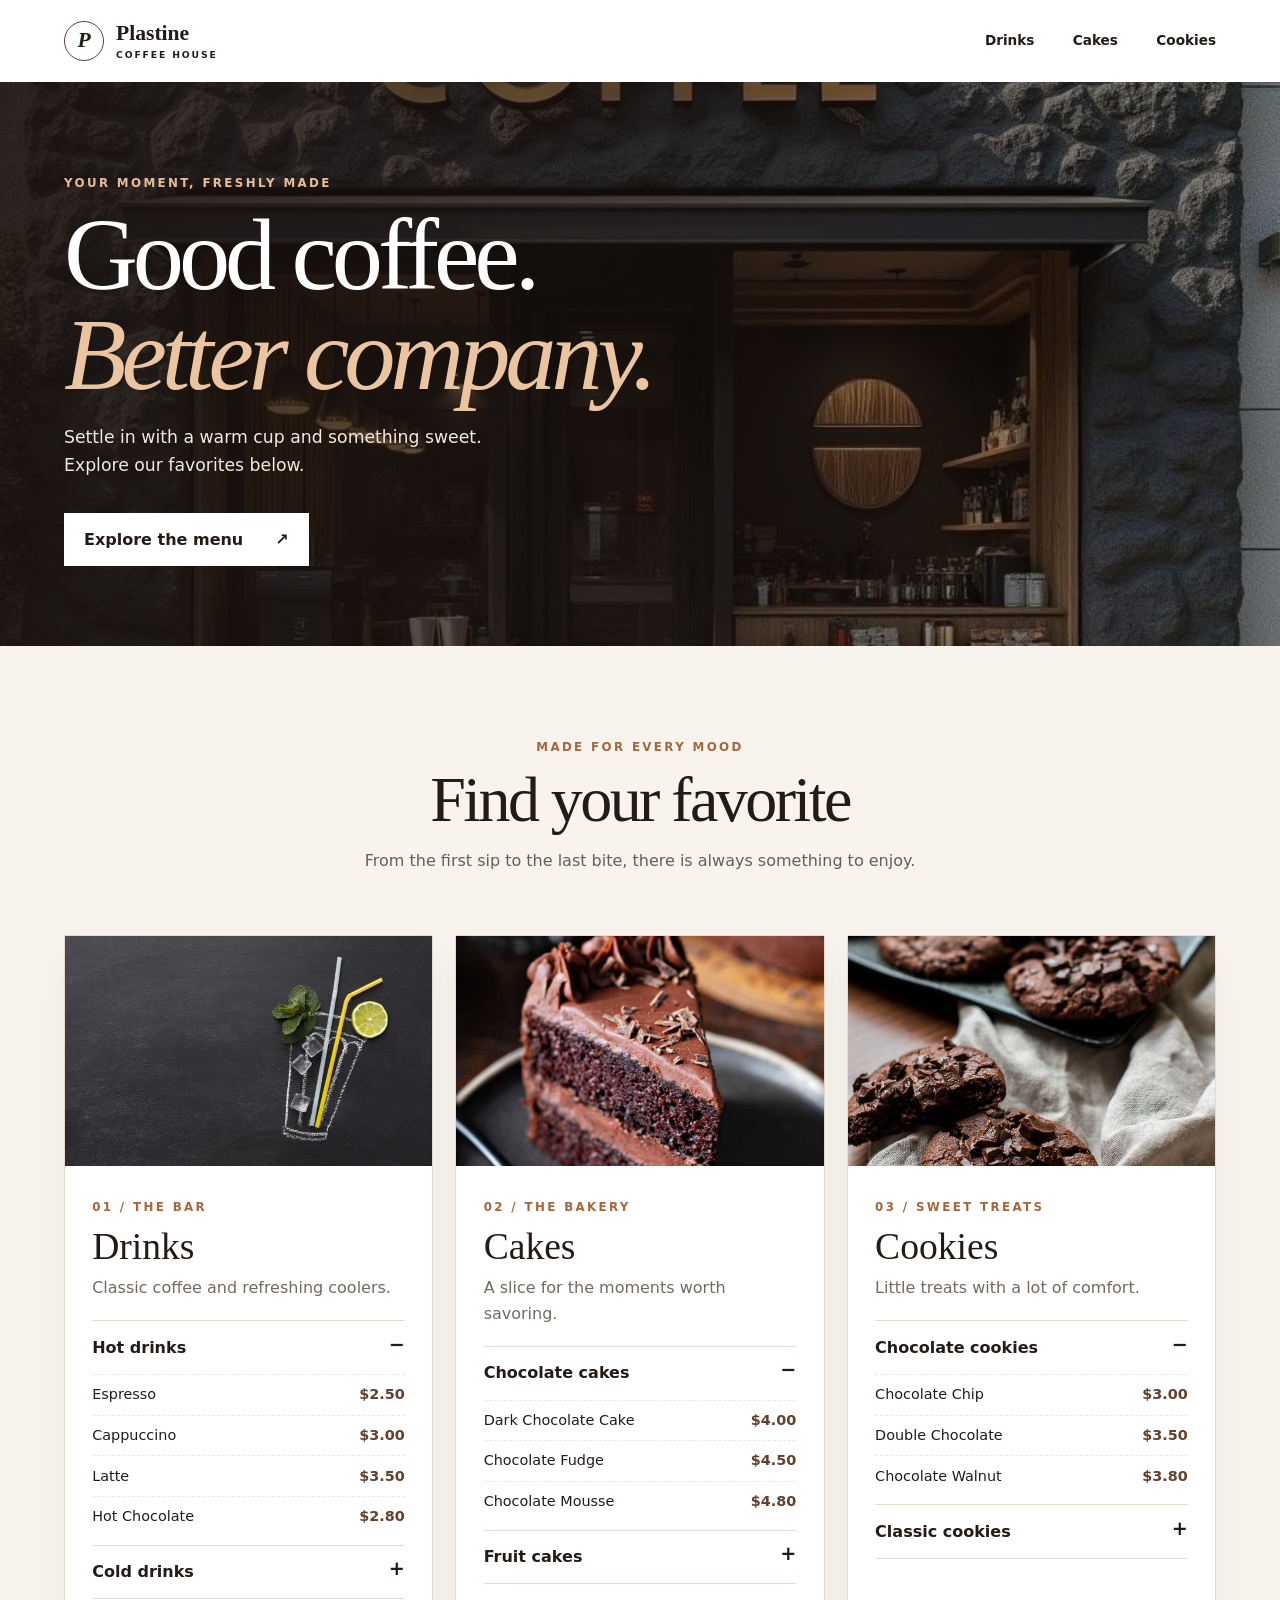
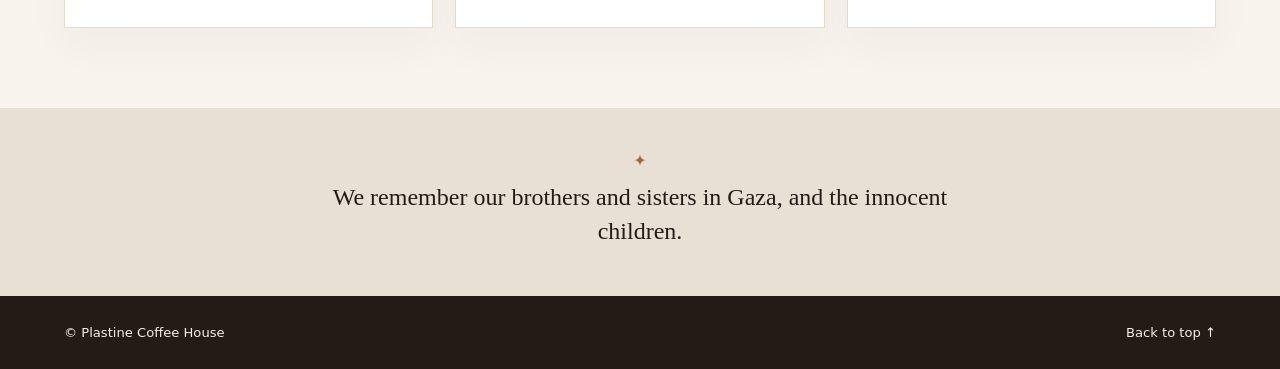
<file: index.html>
<!doctype html>
<html lang="en">
<head>
  <meta charset="utf-8"><meta name="viewport" content="width=device-width, initial-scale=1">
  <meta name="theme-color" content="#241b17">
  <meta name="description" content="Explore coffee, cakes and cookies at Plastine Coffee House.">
  <title>Menu | Plastine Coffee House</title><link rel="stylesheet" href="CSS.css">
</head>
<body>
  <a class="skip-link" href="#menu">Skip to menu</a>
  <header class="site-header">
    <a class="brand" href="#top"><span class="brand-mark" aria-hidden="true">P</span><span>Plastine <small>COFFEE HOUSE</small></span></a>
    <nav aria-label="Menu categories"><a href="#drinks">Drinks</a><a href="#cakes">Cakes</a><a href="#cookies">Cookies</a></nav>
  </header>
  <main id="top">
    <section class="hero" aria-labelledby="hero-title">
      <div class="hero-copy"><p class="eyebrow">Your moment, freshly made</p><h1 id="hero-title">Good coffee.<br><em>Better company.</em></h1><p>Settle in with a warm cup and something sweet. Explore our favorites below.</p><a class="button" href="#menu">Explore the menu <span aria-hidden="true">↗</span></a></div>
    </section>
    <div class="intro" id="menu"><p class="eyebrow">Made for every mood</p><h2>Find your favorite</h2><p>From the first sip to the last bite, there is always something to enjoy.</p></div>
    <div class="menu-grid">
      <section class="menu-card" id="drinks" aria-labelledby="drinks-title"><img src="2.jpg" alt="Coffee drinks" loading="lazy"><div class="menu-card-content"><span class="card-number">01 / THE BAR</span><h3 id="drinks-title">Drinks</h3><p>Classic coffee and refreshing coolers.</p><details open><summary>Hot drinks</summary><ul><li><span>Espresso</span><span>$2.50</span></li><li><span>Cappuccino</span><span>$3.00</span></li><li><span>Latte</span><span>$3.50</span></li><li><span>Hot Chocolate</span><span>$2.80</span></li></ul></details><details><summary>Cold drinks</summary><ul><li><span>Iced Coffee</span><span>$3.00</span></li><li><span>Lemon Iced Tea</span><span>$2.50</span></li><li><span>Mango Smoothie</span><span>$3.80</span></li><li><span>Cold Brew</span><span>$3.20</span></li></ul></details></div></section>
      <section class="menu-card" id="cakes" aria-labelledby="cakes-title"><img src="3.jpg" alt="Fresh cake" loading="lazy"><div class="menu-card-content"><span class="card-number">02 / THE BAKERY</span><h3 id="cakes-title">Cakes</h3><p>A slice for the moments worth savoring.</p><details open><summary>Chocolate cakes</summary><ul><li><span>Dark Chocolate Cake</span><span>$4.00</span></li><li><span>Chocolate Fudge</span><span>$4.50</span></li><li><span>Chocolate Mousse</span><span>$4.80</span></li></ul></details><details><summary>Fruit cakes</summary><ul><li><span>Strawberry Cake</span><span>$4.20</span></li><li><span>Mango Cake</span><span>$4.30</span></li><li><span>Mixed Fruit Tart</span><span>$4.50</span></li></ul></details></div></section>
      <section class="menu-card" id="cookies" aria-labelledby="cookies-title"><img src="4.jpg" alt="Freshly baked cookies" loading="lazy"><div class="menu-card-content"><span class="card-number">03 / SWEET TREATS</span><h3 id="cookies-title">Cookies</h3><p>Little treats with a lot of comfort.</p><details open><summary>Chocolate cookies</summary><ul><li><span>Chocolate Chip</span><span>$3.00</span></li><li><span>Double Chocolate</span><span>$3.50</span></li><li><span>Chocolate Walnut</span><span>$3.80</span></li></ul></details><details><summary>Classic cookies</summary><ul><li><span>Oatmeal Raisin</span><span>$2.50</span></li><li><span>Peanut Butter</span><span>$2.50</span></li><li><span>Sugar Cookie</span><span>$2.20</span></li></ul></details></div></section>
    </div>
    <aside class="message"><span aria-hidden="true">✦</span><p>We remember our brothers and sisters in Gaza, and the innocent children.</p></aside>
  </main>
  <footer><span>© Plastine Coffee House</span><a href="#top">Back to top ↑</a></footer>
</body>
</html>
</file>
<file: CSS.css>
:root{--ink:#241b17;--brown:#62412e;--cream:#f8f4ed;--line:#e5dbcd;--accent:#a5673d}
*{box-sizing:border-box}html{scroll-behavior:smooth}body{margin:0;background:var(--cream);color:var(--ink);font:16px/1.6 system-ui,-apple-system,"Segoe UI",sans-serif}a{color:inherit;text-decoration:none}summary,a{touch-action:manipulation}:focus-visible{outline:3px solid var(--accent);outline-offset:4px}.skip-link{position:absolute;top:-5rem;left:1rem;z-index:10;background:#fff;padding:.7rem 1rem}.skip-link:focus{top:1rem}
.site-header{height:82px;padding:0 max(5vw,20px);display:flex;align-items:center;justify-content:space-between;gap:2rem;background:#fff}.brand{display:inline-flex;align-items:center;gap:.75rem;font-family:Georgia,serif;font-size:1.35rem;font-weight:bold;line-height:1}.brand small{display:block;margin-top:.3rem;font:600 .58rem/1 system-ui,sans-serif;letter-spacing:.2em}.brand-mark{display:grid;place-items:center;width:2.5rem;height:2.5rem;border:1px solid var(--brown);border-radius:50%;font-style:italic}.site-header nav{display:flex;gap:clamp(1rem,3vw,2.5rem);font-size:.85rem;font-weight:600}.site-header nav a:hover,footer a:hover{color:var(--accent)}
.hero{min-height:520px;display:flex;align-items:center;padding:5rem max(5vw,20px);background:linear-gradient(90deg,rgba(26,18,15,.89),rgba(26,18,15,.60) 55%,rgba(26,18,15,.15)),url("1.jpg") center/cover;color:#fff}.hero-copy{max-width:700px}.eyebrow,.card-number{font-size:.74rem;font-weight:700;letter-spacing:.2em;text-transform:uppercase}.hero .eyebrow{color:#e8bd96}.hero h1{margin:.7rem 0 1.2rem;font:normal clamp(3.4rem,8vw,7rem)/.98 Georgia,serif;letter-spacing:-.05em}.hero h1 em{color:#eac5a0;font-weight:normal}.hero-copy>p:not(.eyebrow){max-width:30rem;color:#f3e9df;font-size:1.08rem}.button{display:inline-flex;gap:2rem;align-items:center;padding:.85rem 1.25rem;margin-top:1rem;font-weight:700;background:#fff;color:var(--ink)}.button:hover{background:#eac5a0}
.intro{text-align:center;max-width:600px;margin:0 auto;padding:5rem 1.5rem 2.8rem}.intro .eyebrow{color:var(--accent)}.intro h2{font:normal clamp(2.5rem,5vw,4rem)/1 Georgia,serif;letter-spacing:-.04em;margin:.65rem 0}.intro>p:last-child{color:#695d55}.menu-grid{width:min(1320px,90%);margin:0 auto 5rem;display:grid;grid-template-columns:repeat(3,minmax(0,1fr));gap:1.4rem}.menu-card{background:#fff;border:1px solid var(--line);min-width:0;box-shadow:0 18px 40px #382b1d0a}.menu-card>img{display:block;width:100%;height:230px;object-fit:cover}.menu-card-content{padding:1.7rem}.card-number{color:var(--accent)}.menu-card h3{font:normal 2.35rem/1 Georgia,serif;margin:.6rem 0}.menu-card-content>p{color:#756960;margin:0 0 1.2rem}.menu-card details{border-top:1px solid var(--line)}.menu-card details:last-child{border-bottom:1px solid var(--line)}.menu-card summary{padding:.85rem 0;cursor:pointer;font-weight:700;list-style:none;display:flex;justify-content:space-between}.menu-card summary::-webkit-details-marker{display:none}.menu-card summary:after{content:"+";font-size:1.2rem;line-height:1}.menu-card details[open] summary:after{content:"−"}.menu-card ul{list-style:none;padding:0 0 .5rem;margin:0}.menu-card li{display:flex;justify-content:space-between;gap:1rem;border-top:1px dashed #eee7de;padding:.52rem 0;font-size:.9rem}.menu-card li span:last-child{white-space:nowrap;color:var(--brown);font-weight:700}
.message{background:#e8e0d4;text-align:center;padding:2.5rem 1rem}.message span{color:var(--accent)}.message p{font:normal clamp(1.1rem,2vw,1.5rem)/1.4 Georgia,serif;margin:.5rem auto;max-width:40rem}footer{padding:1.6rem max(5vw,20px);display:flex;justify-content:space-between;gap:1rem;font-size:.82rem;background:var(--ink);color:#f5eee7}
@media(max-width:900px){.menu-grid{grid-template-columns:repeat(2,minmax(0,1fr))}.menu-card:last-child{grid-column:1/-1}.menu-card:last-child>img{height:200px}}@media(max-width:620px){.site-header{height:72px}.brand{font-size:1.05rem}.site-header nav{gap:.7rem;font-size:.75rem}.hero{min-height:440px}.menu-grid{grid-template-columns:1fr;width:min(500px,92%)}.menu-card:last-child{grid-column:auto}.menu-card>img{height:200px}.intro{padding-top:4rem}}@media(prefers-reduced-motion:reduce){html{scroll-behavior:auto}}
</file>
